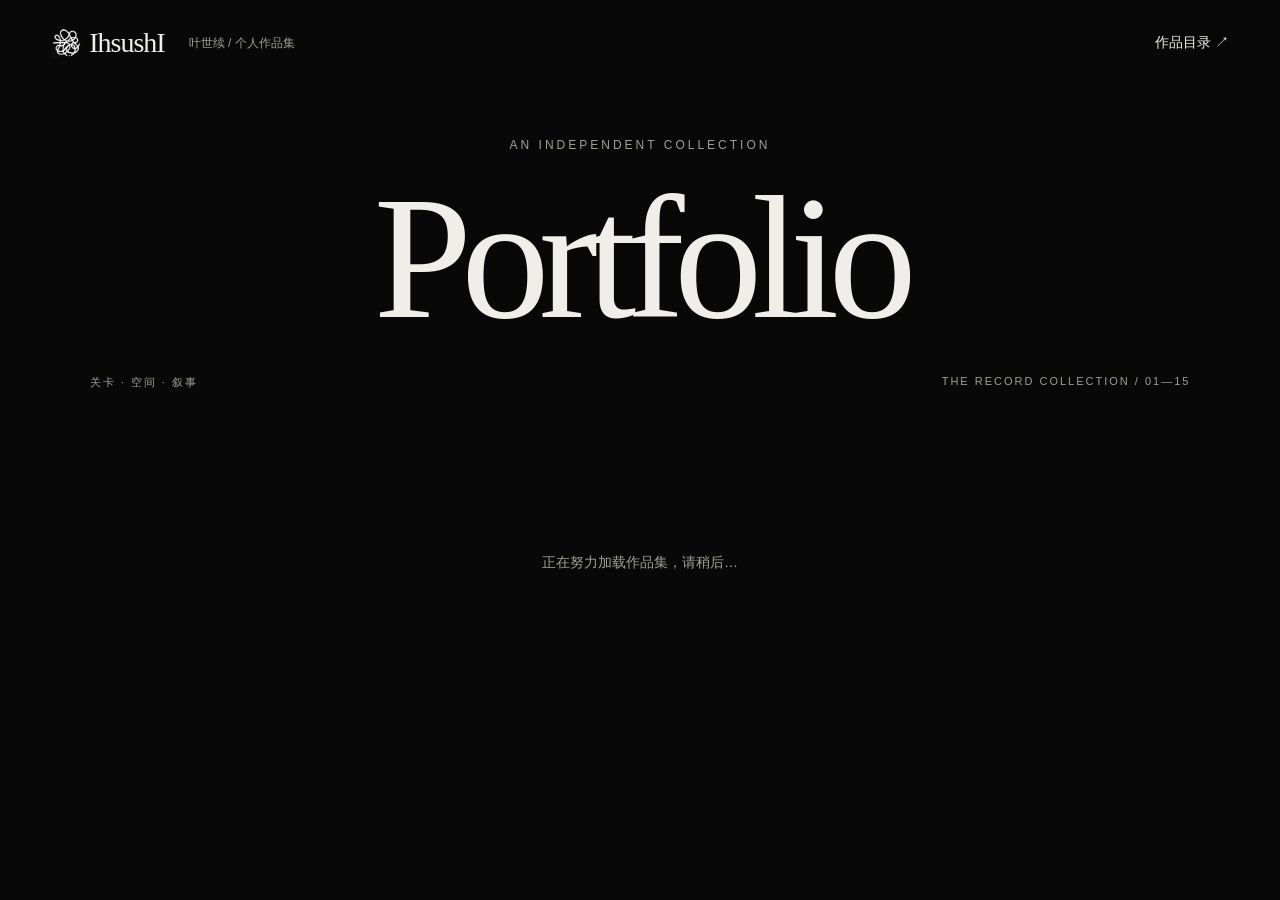
<file: index.html>
<!doctype html>
<html lang="zh-CN"><head><meta name="portfolio-build" content="20261010-game-spreads-preview-1"><meta charset="utf-8"><meta name="viewport" content="width=device-width, initial-scale=1"><meta name="theme-color" content="#080808"><title>IhsushI — Portfolio</title><meta name="description" content="IhsushI 的关卡设计与空间叙事作品。抽出唱片，探索每一段创作。"><link rel="icon" href="assets/favicon.svg?v=20261010-game-spreads-preview-1"><link rel="stylesheet" href="assets/albums.css?v=20261010-game-spreads-preview-1"><link rel="preload" as="image" href="assets/art/refraction.webp"><link rel="preload" as="image" href="assets/art/player.webp" crossorigin="anonymous"><link rel="modulepreload" href="vendor/three.module.min.js"><script type="importmap">{"imports":{"three":"./vendor/three.module.min.js"}}</script><script src="assets/content.js?v=20261010-game-spreads-preview-1"></script><script>{const covers=new Set();for(const project of window.PORTFOLIO?.projects||[]){const source=project.coverPreview||project.cover;if(!source||covers.has(source))continue;covers.add(source);const link=document.createElement('link');link.rel='preload';link.as='image';link.href=source;document.head.append(link);}}</script></head>
<body><main id="collection" data-state="browse">
<header class="masthead"><a class="brand" href="index.html?v=20261010-game-spreads-preview-1"><img class="brand-mark" src="assets/brand-mark.svg?v=20261010-game-spreads-preview-1" alt="">IhsushI</a><span class="edition">叶世续 / 个人作品集</span><a href="catalog.html?v=20261010-game-spreads-preview-1">作品目录 ↗</a></header>
<div class="category-bar" id="browse-footer"><nav class="category-nav" id="category-nav" aria-label="按作品分类浏览"></nav></div>
<div class="hero"><p>AN INDEPENDENT COLLECTION</p><h1>Portfolio</h1><div class="hero-meta"><span>关卡 · 空间 · 叙事</span><span id="collection-range">THE RECORD COLLECTION / 01—15</span></div></div>
<div class="stage" id="stage"><canvas id="albums" tabindex="0" aria-label="专辑陈列，方向键选择，回车展开，空格暂停或继续轮播"></canvas><div id="loading" role="status">正在努力加载作品集，请稍后…</div></div>
<div class="hover-label" id="hover-label" hidden></div>
<section class="album-preview" id="preview" aria-labelledby="preview-title" hidden><button id="close-case" class="close-case" aria-label="收回唱片并返回作品集">× <span>返回作品集</span></button><p class="eyebrow" id="preview-category"></p><h2 id="preview-title"></h2><p id="preview-chinese"></p><p id="preview-summary"></p><a id="enter-project" class="enter-project" href="catalog.html?v=20261010-game-spreads-preview-1">点击唱片，进入作品 <span>↗</span></a><span class="disc-hint">悬停专辑，抽出更多唱片</span><span class="work-note" id="preview-meta"></span></section>
<div class="fallback" id="fallback" hidden><h2>专辑尚未就绪</h2><p>可以先从目录查看作品和视频。</p><a href="catalog.html?v=20261010-game-spreads-preview-1">打开作品目录 ↗</a></div><p class="sr-only" id="status" aria-live="polite"></p>
<noscript><div class="fallback"><p>立体陈列需要 JavaScript。</p><a href="catalog.html?v=20261010-game-spreads-preview-1">查看作品目录 ↗</a></div></noscript>
<div id="player-caption" hidden><p>正在进入作品…</p><span id="player-title"></span></div><div id="transition-veil" aria-hidden="true"></div></main><script type="module" src="assets/albums.js?v=20261010-game-spreads-preview-1"></script><script>setTimeout(()=>{if(!document.body.dataset.ready){document.querySelector('#loading').hidden=true;document.querySelector('#fallback').hidden=false;}},15000);</script></body></html>
</file>
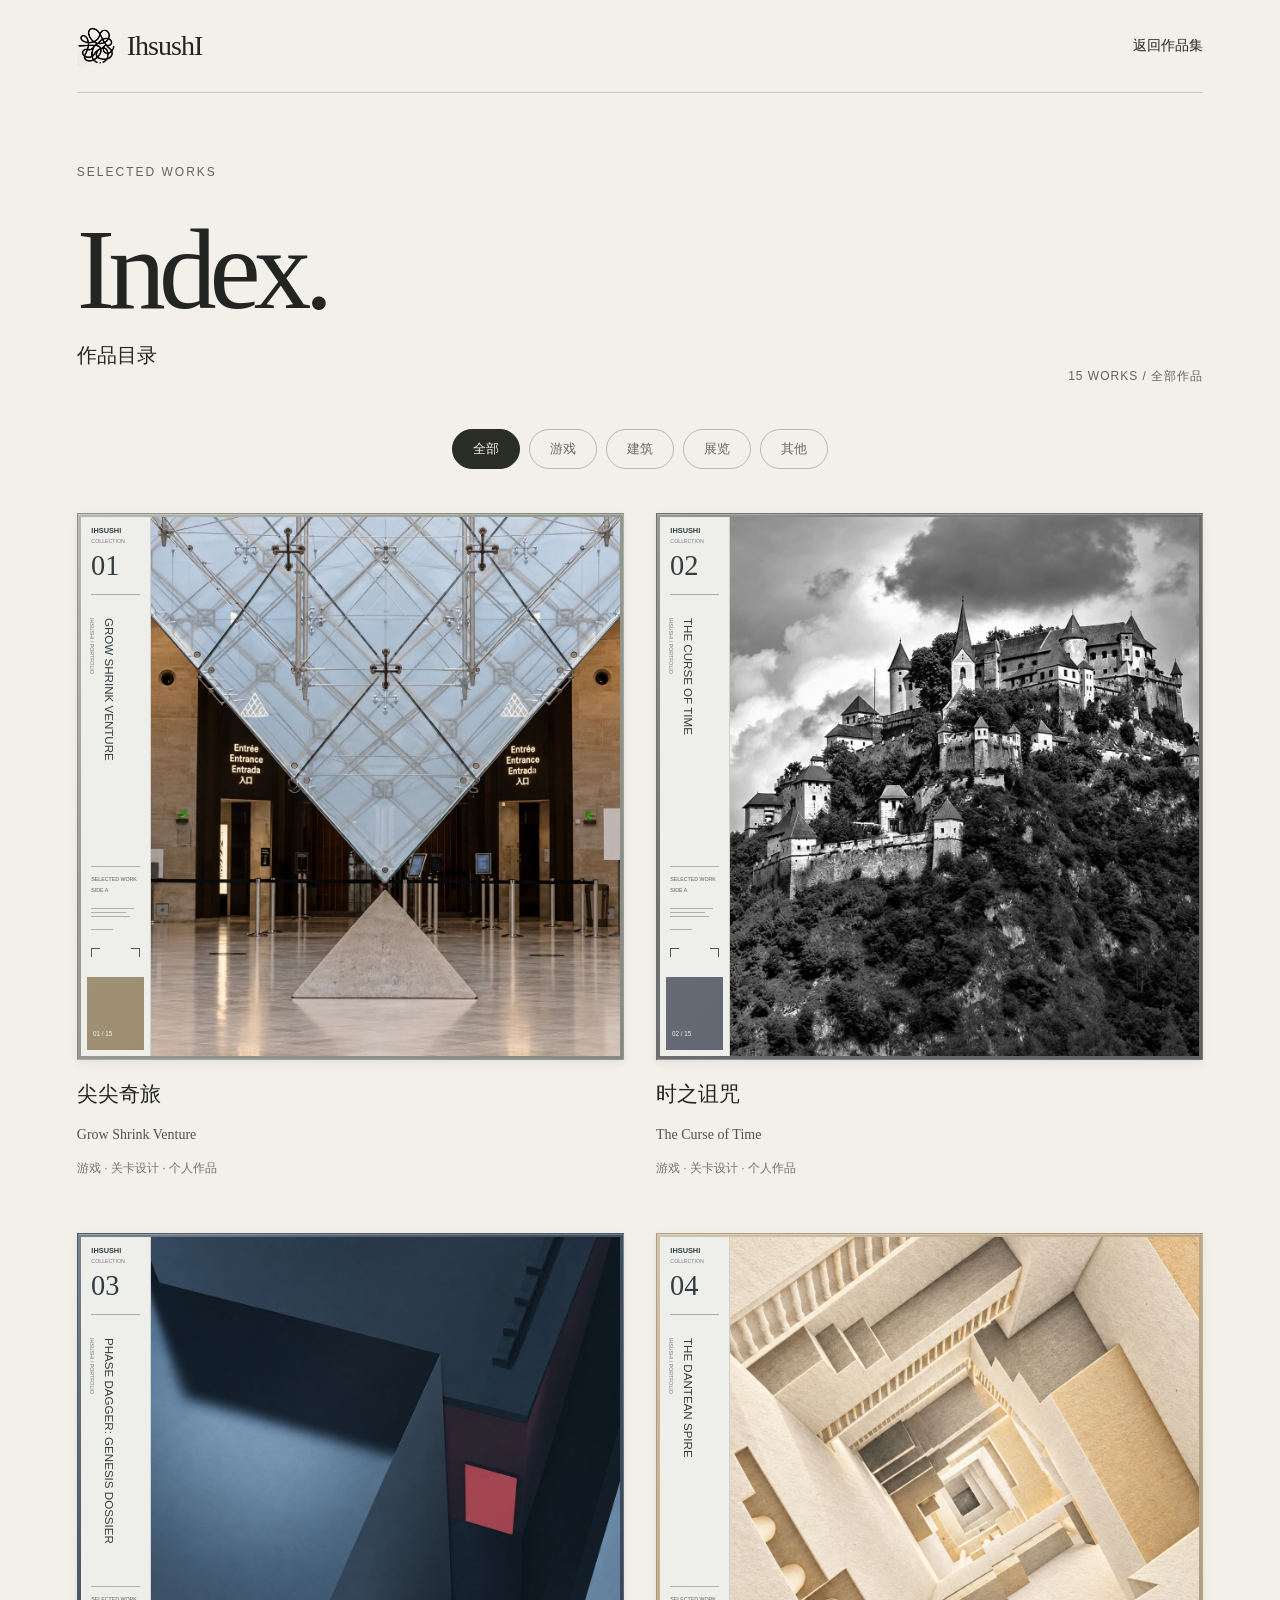
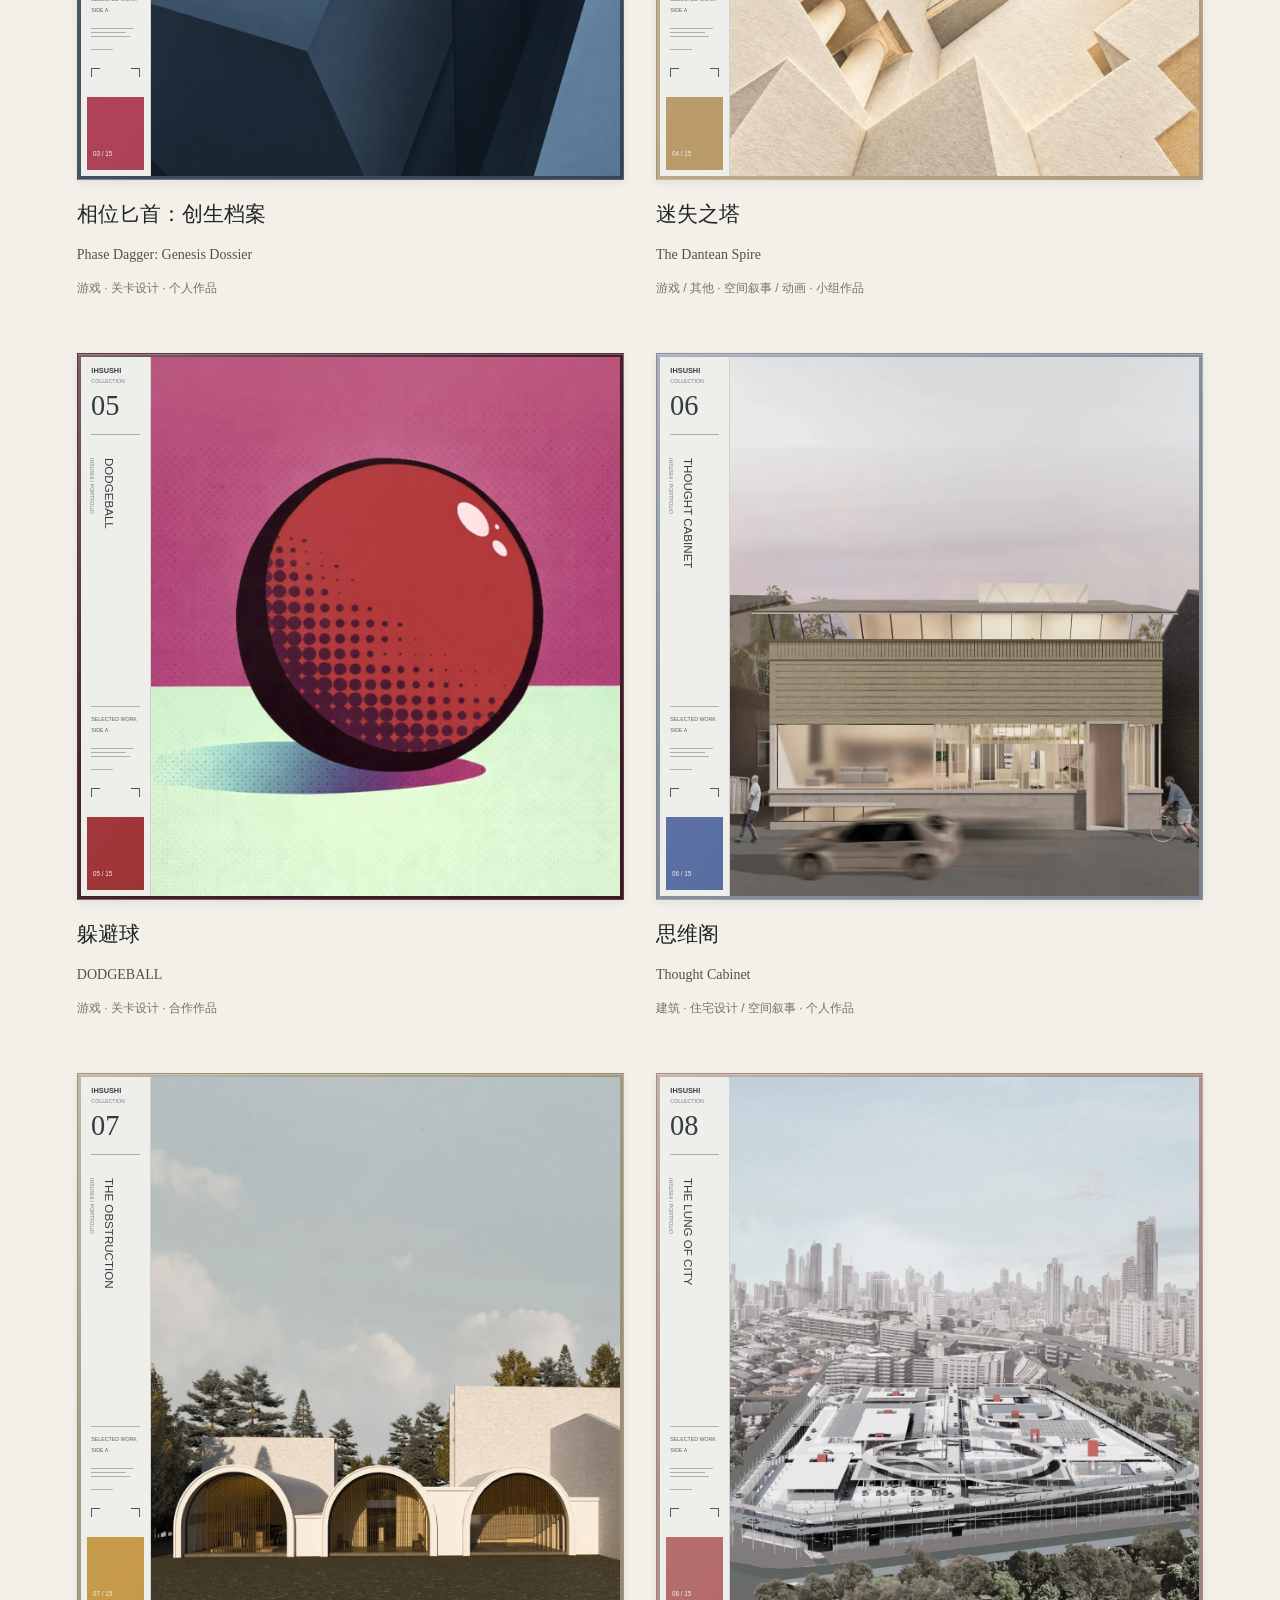
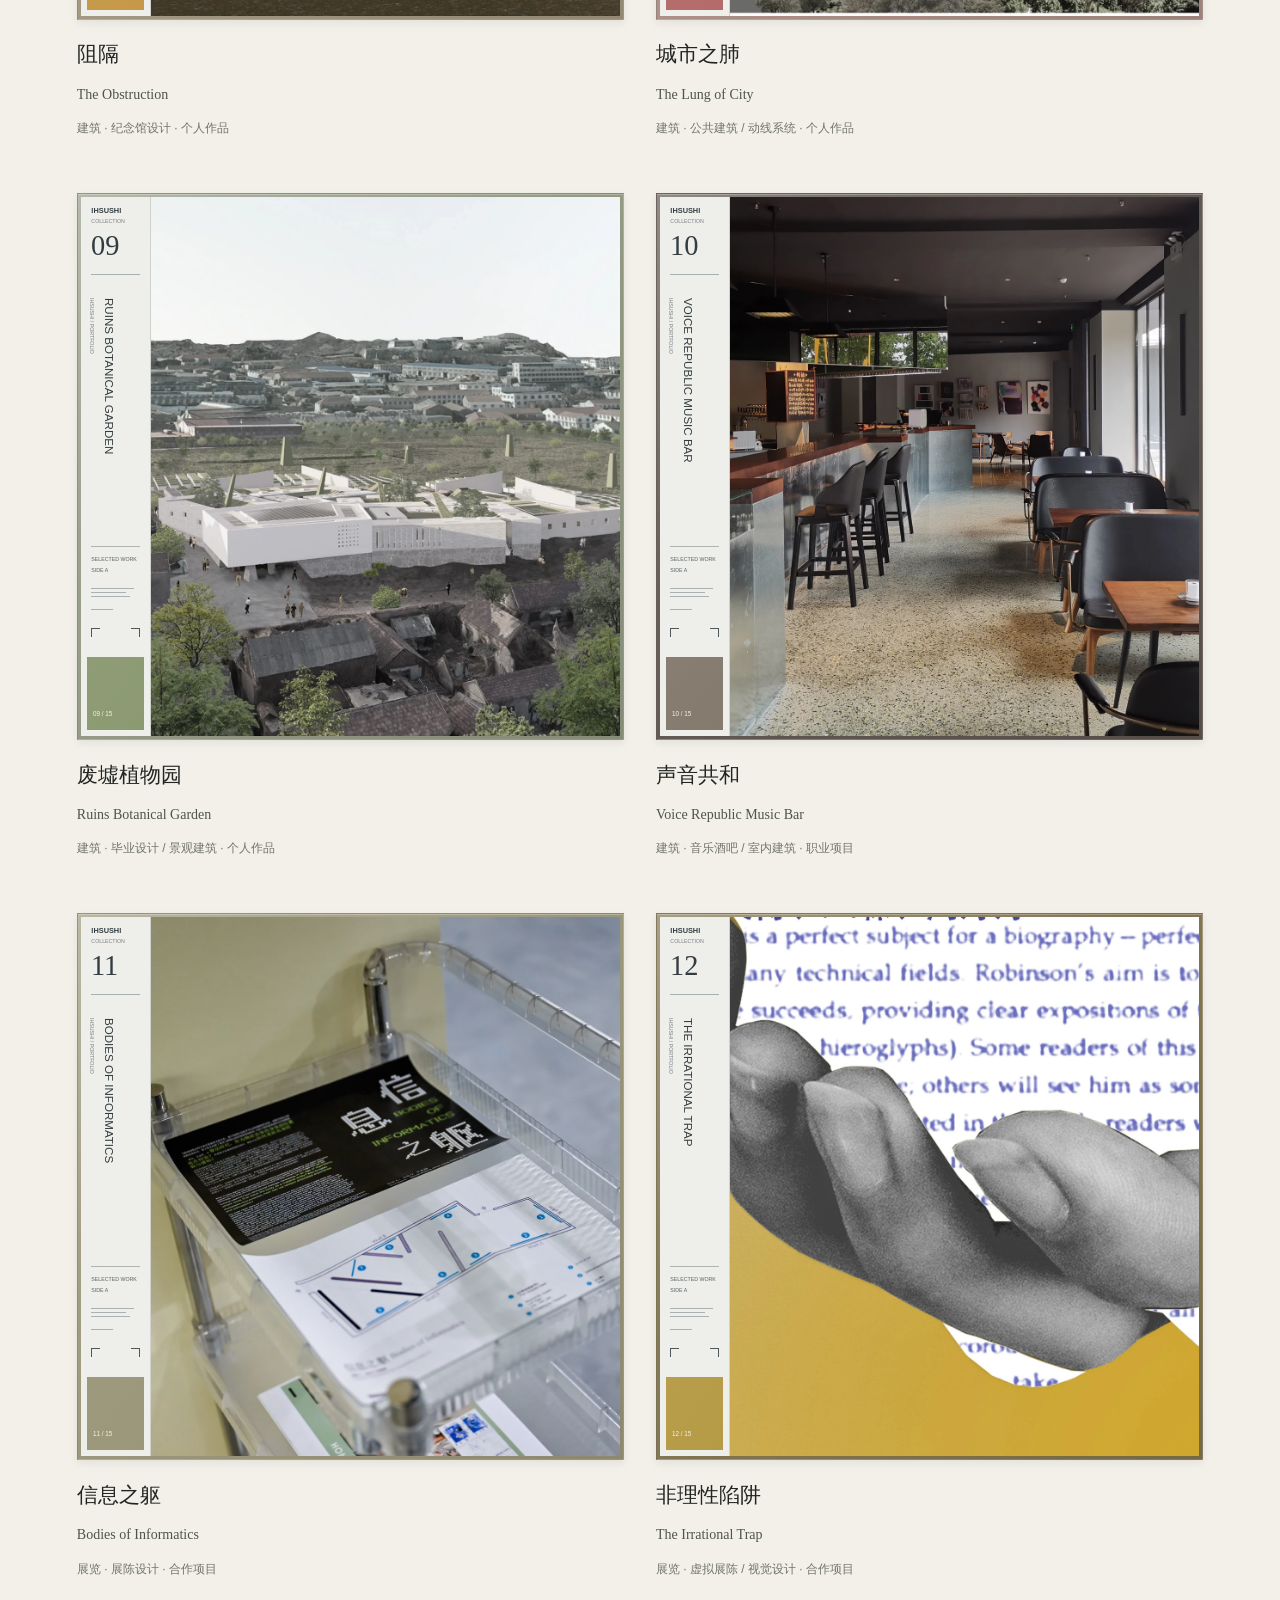
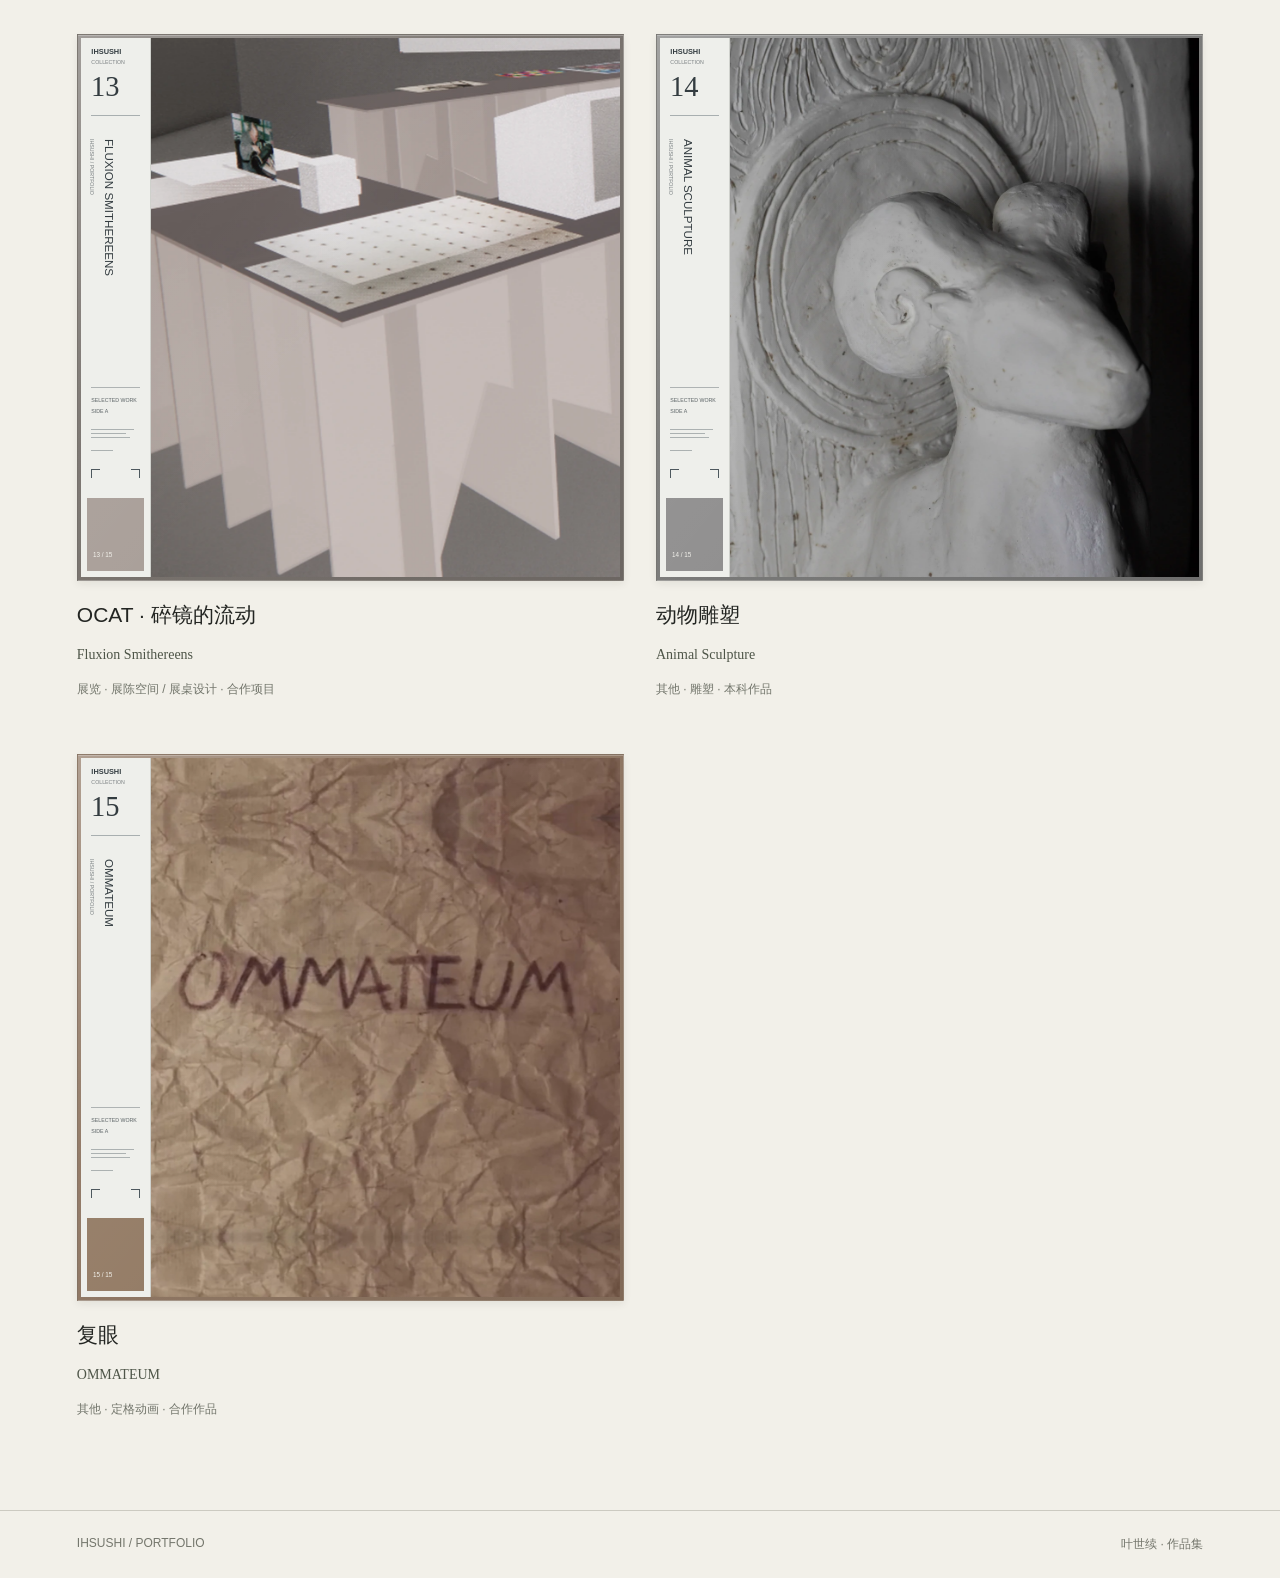
<file: catalog.html>
<!doctype html>
<html lang="zh-CN"><head>
  <meta name="portfolio-build" content="20261010-game-spreads-preview-1"><meta charset="utf-8"><meta name="viewport" content="width=device-width, initial-scale=1">
  <title>作品目录 — IhsushI</title><meta name="description" content="IhsushI 的个人作品目录：游戏、建筑、展览与其他创作。">
  <link rel="icon" href="assets/brand-mark.svg?v=20261010-game-spreads-preview-1"><link rel="stylesheet" href="assets/site.css?v=20261010-game-spreads-preview-1"><script defer src="assets/catalog.js?v=20261010-game-spreads-preview-1"></script>
</head><body class="page-body catalog-page">
  <header class="page-header"><a class="brand" data-collection-home href="index.html?v=20261010-game-spreads-preview-1"><img src="assets/brand-mark.svg?v=20261010-game-spreads-preview-1" alt="" width="40" height="40"><span>IhsushI</span></a><nav><a data-collection-home href="index.html?v=20261010-game-spreads-preview-1">返回作品集</a></nav></header>
  <main class="page-main">
    <div class="catalog-intro"><div><p class="eyeline">SELECTED WORKS</p><h1 class="page-title">Index.</h1><p class="subtitle">作品目录</p></div><p class="catalog-count" id="catalog-count" role="status" aria-live="polite">15 WORKS / 全部作品</p></div>
    <nav class="collection-categories catalog-categories" aria-label="作品分类"><a href="catalog.html?v=20261010-game-spreads-preview-1" data-category="" aria-current="page">全部</a><a href="catalog.html?category=game&amp;v=20261010-game-spreads-preview-1" data-category="game">游戏</a><a href="catalog.html?category=architecture&amp;v=20261010-game-spreads-preview-1" data-category="architecture">建筑</a><a href="catalog.html?category=exhibition&amp;v=20261010-game-spreads-preview-1" data-category="exhibition">展览</a><a href="catalog.html?category=other&amp;v=20261010-game-spreads-preview-1" data-category="other">其他</a></nav>
    <div class="catalog-grid" id="catalog-grid"><a class="catalog-card" data-categories="game" data-project-id="volume-06" href="project.html?id=volume-06&amp;v=20261010-game-spreads-preview-1">
  <div class="catalog-cover" style="--cover:#446457;--label-color:#9e8e70;--sleeve-color:#93988f"><div class="catalog-sleeve">
    <div class="catalog-label" aria-hidden="true"><span class="catalog-label-brand">IHSUSHI<small>COLLECTION</small></span><span class="catalog-label-number">01</span><span class="catalog-label-rule"></span><span class="catalog-label-title">Grow Shrink Venture</span><span class="catalog-label-edition">IHSUSHI / PORTFOLIO</span><span class="catalog-label-info">SELECTED WORK<br>SIDE A</span><span class="catalog-label-lines"></span><span class="catalog-label-marks"></span><span class="catalog-label-color"><small>01 / 15</small></span></div>
    <div class="catalog-art"><img src="assets/covers/grow-shrink-cover.webp" alt="尖尖奇旅封面" loading="eager" decoding="async" style="object-position:50% 50%;transform:scale(1);transform-origin:50% 50%;filter:saturate(1) brightness(1)"></div>
  </div></div>
  <h2>尖尖奇旅</h2><p class="catalog-english">Grow Shrink Venture</p><p>游戏 · 关卡设计 · 个人作品</p>
</a>
<a class="catalog-card" data-categories="game" data-project-id="volume-01" href="project.html?id=volume-01&amp;v=20261010-game-spreads-preview-1">
  <div class="catalog-cover" style="--cover:#243b50;--label-color:#616871;--sleeve-color:#686b6b"><div class="catalog-sleeve">
    <div class="catalog-label" aria-hidden="true"><span class="catalog-label-brand">IHSUSHI<small>COLLECTION</small></span><span class="catalog-label-number">02</span><span class="catalog-label-rule"></span><span class="catalog-label-title">The Curse of Time</span><span class="catalog-label-edition">IHSUSHI / PORTFOLIO</span><span class="catalog-label-info">SELECTED WORK<br>SIDE A</span><span class="catalog-label-lines"></span><span class="catalog-label-marks"></span><span class="catalog-label-color"><small>02 / 15</small></span></div>
    <div class="catalog-art"><img src="assets/covers/curse-of-time-cover.webp" alt="时之诅咒封面" loading="eager" decoding="async" style="object-position:50% 50%;transform:scale(1);transform-origin:50% 50%;filter:saturate(1) brightness(1)"></div>
  </div></div>
  <h2>时之诅咒</h2><p class="catalog-english">The Curse of Time</p><p>游戏 · 关卡设计 · 个人作品</p>
</a>
<a class="catalog-card" data-categories="game" data-project-id="volume-02" href="project.html?id=volume-02&amp;v=20261010-game-spreads-preview-1">
  <div class="catalog-cover" style="--cover:#28646b;--label-color:#ad4055;--sleeve-color:#3c4b5e"><div class="catalog-sleeve">
    <div class="catalog-label" aria-hidden="true"><span class="catalog-label-brand">IHSUSHI<small>COLLECTION</small></span><span class="catalog-label-number">03</span><span class="catalog-label-rule"></span><span class="catalog-label-title">Phase Dagger: Genesis Dossier</span><span class="catalog-label-edition">IHSUSHI / PORTFOLIO</span><span class="catalog-label-info">SELECTED WORK<br>SIDE A</span><span class="catalog-label-lines"></span><span class="catalog-label-marks"></span><span class="catalog-label-color"><small>03 / 15</small></span></div>
    <div class="catalog-art"><img src="assets/covers/phase-dagger-cover.webp" alt="相位匕首：创生档案封面" loading="eager" decoding="async" style="object-position:50% 50%;transform:scale(1);transform-origin:50% 50%;filter:saturate(1) brightness(1)"></div>
  </div></div>
  <h2>相位匕首：创生档案</h2><p class="catalog-english">Phase Dagger: Genesis Dossier</p><p>游戏 · 关卡设计 · 个人作品</p>
</a>
<a class="catalog-card" data-categories="game other" data-project-id="volume-03" href="project.html?id=volume-03&amp;v=20261010-game-spreads-preview-1">
  <div class="catalog-cover" style="--cover:#a47d37;--label-color:#b99a69;--sleeve-color:#bda984"><div class="catalog-sleeve">
    <div class="catalog-label" aria-hidden="true"><span class="catalog-label-brand">IHSUSHI<small>COLLECTION</small></span><span class="catalog-label-number">04</span><span class="catalog-label-rule"></span><span class="catalog-label-title">The Dantean Spire</span><span class="catalog-label-edition">IHSUSHI / PORTFOLIO</span><span class="catalog-label-info">SELECTED WORK<br>SIDE A</span><span class="catalog-label-lines"></span><span class="catalog-label-marks"></span><span class="catalog-label-color"><small>04 / 15</small></span></div>
    <div class="catalog-art"><img src="assets/covers/dantean-spire-cover.webp" alt="迷失之塔封面" loading="lazy" decoding="async" style="object-position:50% 50%;transform:scale(1);transform-origin:50% 50%;filter:saturate(1) brightness(1)"></div>
  </div></div>
  <h2>迷失之塔</h2><p class="catalog-english">The Dantean Spire</p><p>游戏 / 其他 · 空间叙事 / 动画 · 小组作品</p>
</a>
<a class="catalog-card" data-categories="game" data-project-id="dodgeball" href="project.html?id=dodgeball&amp;v=20261010-game-spreads-preview-1">
  <div class="catalog-cover" style="--cover:#9f3336;--label-color:#9f3336;--sleeve-color:#431827"><div class="catalog-sleeve">
    <div class="catalog-label" aria-hidden="true"><span class="catalog-label-brand">IHSUSHI<small>COLLECTION</small></span><span class="catalog-label-number">05</span><span class="catalog-label-rule"></span><span class="catalog-label-title">DODGEBALL</span><span class="catalog-label-edition">IHSUSHI / PORTFOLIO</span><span class="catalog-label-info">SELECTED WORK<br>SIDE A</span><span class="catalog-label-lines"></span><span class="catalog-label-marks"></span><span class="catalog-label-color"><small>05 / 15</small></span></div>
    <div class="catalog-art"><img src="assets/covers/dodgeball-cover.webp" alt="躲避球封面" loading="lazy" decoding="async" style="object-position:50% 50%;transform:scale(1);transform-origin:50% 50%;filter:saturate(0.5) brightness(1.12)"></div>
  </div></div>
  <h2>躲避球</h2><p class="catalog-english">DODGEBALL</p><p>游戏 · 关卡设计 · 合作作品</p>
</a>
<a class="catalog-card" data-categories="architecture" data-project-id="thought-cabinet" href="project.html?id=thought-cabinet&amp;v=20261010-game-spreads-preview-1">
  <div class="catalog-cover" style="--cover:#455975;--label-color:#586da1;--sleeve-color:#858e9e"><div class="catalog-sleeve">
    <div class="catalog-label" aria-hidden="true"><span class="catalog-label-brand">IHSUSHI<small>COLLECTION</small></span><span class="catalog-label-number">06</span><span class="catalog-label-rule"></span><span class="catalog-label-title">Thought Cabinet</span><span class="catalog-label-edition">IHSUSHI / PORTFOLIO</span><span class="catalog-label-info">SELECTED WORK<br>SIDE A</span><span class="catalog-label-lines"></span><span class="catalog-label-marks"></span><span class="catalog-label-color"><small>06 / 15</small></span></div>
    <div class="catalog-art"><img src="assets/covers/thought-cabinet-cover.webp" alt="思维阁封面" loading="lazy" decoding="async" style="object-position:50% 50%;transform:scale(1);transform-origin:50% 50%;filter:saturate(1) brightness(1)"></div>
  </div></div>
  <h2>思维阁</h2><p class="catalog-english">Thought Cabinet</p><p>建筑 · 住宅设计 / 空间叙事 · 个人作品</p>
</a>
<a class="catalog-card" data-categories="architecture" data-project-id="obstruction" href="project.html?id=obstruction&amp;v=20261010-game-spreads-preview-1">
  <div class="catalog-cover" style="--cover:#807157;--label-color:#c59948;--sleeve-color:#a39880"><div class="catalog-sleeve">
    <div class="catalog-label" aria-hidden="true"><span class="catalog-label-brand">IHSUSHI<small>COLLECTION</small></span><span class="catalog-label-number">07</span><span class="catalog-label-rule"></span><span class="catalog-label-title">The Obstruction</span><span class="catalog-label-edition">IHSUSHI / PORTFOLIO</span><span class="catalog-label-info">SELECTED WORK<br>SIDE A</span><span class="catalog-label-lines"></span><span class="catalog-label-marks"></span><span class="catalog-label-color"><small>07 / 15</small></span></div>
    <div class="catalog-art"><img src="assets/covers/obstruction-cover.webp" alt="阻隔封面" loading="lazy" decoding="async" style="object-position:50% 50%;transform:scale(1);transform-origin:50% 50%;filter:saturate(1) brightness(1)"></div>
  </div></div>
  <h2>阻隔</h2><p class="catalog-english">The Obstruction</p><p>建筑 · 纪念馆设计 · 个人作品</p>
</a>
<a class="catalog-card" data-categories="architecture" data-project-id="city-lung" href="project.html?id=city-lung&amp;v=20261010-game-spreads-preview-1">
  <div class="catalog-cover" style="--cover:#865f5d;--label-color:#b46b69;--sleeve-color:#ac8f87"><div class="catalog-sleeve">
    <div class="catalog-label" aria-hidden="true"><span class="catalog-label-brand">IHSUSHI<small>COLLECTION</small></span><span class="catalog-label-number">08</span><span class="catalog-label-rule"></span><span class="catalog-label-title">The Lung of City</span><span class="catalog-label-edition">IHSUSHI / PORTFOLIO</span><span class="catalog-label-info">SELECTED WORK<br>SIDE A</span><span class="catalog-label-lines"></span><span class="catalog-label-marks"></span><span class="catalog-label-color"><small>08 / 15</small></span></div>
    <div class="catalog-art"><img src="assets/covers/city-lung-cover.webp" alt="城市之肺封面" loading="lazy" decoding="async" style="object-position:50% 50%;transform:scale(1);transform-origin:50% 50%;filter:saturate(1) brightness(1)"></div>
  </div></div>
  <h2>城市之肺</h2><p class="catalog-english">The Lung of City</p><p>建筑 · 公共建筑 / 动线系统 · 个人作品</p>
</a>
<a class="catalog-card" data-categories="architecture" data-project-id="ruins-garden" href="project.html?id=ruins-garden&amp;v=20261010-game-spreads-preview-1">
  <div class="catalog-cover" style="--cover:#67745c;--label-color:#8c9a72;--sleeve-color:#939a83"><div class="catalog-sleeve">
    <div class="catalog-label" aria-hidden="true"><span class="catalog-label-brand">IHSUSHI<small>COLLECTION</small></span><span class="catalog-label-number">09</span><span class="catalog-label-rule"></span><span class="catalog-label-title">Ruins Botanical Garden</span><span class="catalog-label-edition">IHSUSHI / PORTFOLIO</span><span class="catalog-label-info">SELECTED WORK<br>SIDE A</span><span class="catalog-label-lines"></span><span class="catalog-label-marks"></span><span class="catalog-label-color"><small>09 / 15</small></span></div>
    <div class="catalog-art"><img src="assets/covers/ruins-garden-cover.webp" alt="废墟植物园封面" loading="lazy" decoding="async" style="object-position:50% 50%;transform:scale(1);transform-origin:50% 50%;filter:saturate(1) brightness(1)"></div>
  </div></div>
  <h2>废墟植物园</h2><p class="catalog-english">Ruins Botanical Garden</p><p>建筑 · 毕业设计 / 景观建筑 · 个人作品</p>
</a>
<a class="catalog-card" data-categories="architecture" data-project-id="voice-republic" href="project.html?id=voice-republic&amp;v=20261010-game-spreads-preview-1">
  <div class="catalog-cover" style="--cover:#473833;--label-color:#857a6e;--sleeve-color:#5e554e"><div class="catalog-sleeve">
    <div class="catalog-label" aria-hidden="true"><span class="catalog-label-brand">IHSUSHI<small>COLLECTION</small></span><span class="catalog-label-number">10</span><span class="catalog-label-rule"></span><span class="catalog-label-title">Voice Republic Music Bar</span><span class="catalog-label-edition">IHSUSHI / PORTFOLIO</span><span class="catalog-label-info">SELECTED WORK<br>SIDE A</span><span class="catalog-label-lines"></span><span class="catalog-label-marks"></span><span class="catalog-label-color"><small>10 / 15</small></span></div>
    <div class="catalog-art"><img src="assets/covers/voice-republic-cover.webp" alt="声音共和封面" loading="lazy" decoding="async" style="object-position:50% 50%;transform:scale(1);transform-origin:50% 50%;filter:saturate(1) brightness(1)"></div>
  </div></div>
  <h2>声音共和</h2><p class="catalog-english">Voice Republic Music Bar</p><p>建筑 · 音乐酒吧 / 室内建筑 · 职业项目</p>
</a>
<a class="catalog-card" data-categories="exhibition" data-project-id="bodies-of-informatics" href="project.html?id=bodies-of-informatics&amp;v=20261010-game-spreads-preview-1">
  <div class="catalog-cover" style="--cover:#7b7b72;--label-color:#9b977a;--sleeve-color:#9b977a"><div class="catalog-sleeve">
    <div class="catalog-label" aria-hidden="true"><span class="catalog-label-brand">IHSUSHI<small>COLLECTION</small></span><span class="catalog-label-number">11</span><span class="catalog-label-rule"></span><span class="catalog-label-title">Bodies of Informatics</span><span class="catalog-label-edition">IHSUSHI / PORTFOLIO</span><span class="catalog-label-info">SELECTED WORK<br>SIDE A</span><span class="catalog-label-lines"></span><span class="catalog-label-marks"></span><span class="catalog-label-color"><small>11 / 15</small></span></div>
    <div class="catalog-art"><img src="assets/covers/bodies-of-informatics-cover.webp" alt="信息之躯封面" loading="lazy" decoding="async" style="object-position:50% 50%;transform:scale(1);transform-origin:50% 50%;filter:saturate(1) brightness(1)"></div>
  </div></div>
  <h2>信息之躯</h2><p class="catalog-english">Bodies of Informatics</p><p>展览 · 展陈设计 · 合作项目</p>
</a>
<a class="catalog-card" data-categories="exhibition" data-project-id="irrational-trap" href="project.html?id=irrational-trap&amp;v=20261010-game-spreads-preview-1">
  <div class="catalog-cover" style="--cover:#75683e;--label-color:#b69b46;--sleeve-color:#80734e"><div class="catalog-sleeve">
    <div class="catalog-label" aria-hidden="true"><span class="catalog-label-brand">IHSUSHI<small>COLLECTION</small></span><span class="catalog-label-number">12</span><span class="catalog-label-rule"></span><span class="catalog-label-title">The Irrational Trap</span><span class="catalog-label-edition">IHSUSHI / PORTFOLIO</span><span class="catalog-label-info">SELECTED WORK<br>SIDE A</span><span class="catalog-label-lines"></span><span class="catalog-label-marks"></span><span class="catalog-label-color"><small>12 / 15</small></span></div>
    <div class="catalog-art"><img src="assets/covers/irrational-trap-cover.webp" alt="非理性陷阱封面" loading="lazy" decoding="async" style="object-position:50% 50%;transform:scale(1);transform-origin:50% 50%;filter:saturate(1) brightness(1)"></div>
  </div></div>
  <h2>非理性陷阱</h2><p class="catalog-english">The Irrational Trap</p><p>展览 · 虚拟展陈 / 视觉设计 · 合作项目</p>
</a>
<a class="catalog-card" data-categories="exhibition" data-project-id="ocat-exhibition" href="project.html?id=ocat-exhibition&amp;v=20261010-game-spreads-preview-1">
  <div class="catalog-cover" style="--cover:#5d5753;--label-color:#aaa09a;--sleeve-color:#77716c"><div class="catalog-sleeve">
    <div class="catalog-label" aria-hidden="true"><span class="catalog-label-brand">IHSUSHI<small>COLLECTION</small></span><span class="catalog-label-number">13</span><span class="catalog-label-rule"></span><span class="catalog-label-title">Fluxion Smithereens</span><span class="catalog-label-edition">IHSUSHI / PORTFOLIO</span><span class="catalog-label-info">SELECTED WORK<br>SIDE A</span><span class="catalog-label-lines"></span><span class="catalog-label-marks"></span><span class="catalog-label-color"><small>13 / 15</small></span></div>
    <div class="catalog-art"><img src="assets/covers/ocat-exhibition-cover.webp" alt="OCAT · 碎镜的流动封面" loading="lazy" decoding="async" style="object-position:50% 50%;transform:scale(1);transform-origin:50% 50%;filter:saturate(1) brightness(1)"></div>
  </div></div>
  <h2>OCAT · 碎镜的流动</h2><p class="catalog-english">Fluxion Smithereens</p><p>展览 · 展陈空间 / 展桌设计 · 合作项目</p>
</a>
<a class="catalog-card" data-categories="other" data-project-id="animal-sculpture" href="project.html?id=animal-sculpture&amp;v=20261010-game-spreads-preview-1">
  <div class="catalog-cover" style="--cover:#656464;--label-color:#919090;--sleeve-color:#797978"><div class="catalog-sleeve">
    <div class="catalog-label" aria-hidden="true"><span class="catalog-label-brand">IHSUSHI<small>COLLECTION</small></span><span class="catalog-label-number">14</span><span class="catalog-label-rule"></span><span class="catalog-label-title">Animal Sculpture</span><span class="catalog-label-edition">IHSUSHI / PORTFOLIO</span><span class="catalog-label-info">SELECTED WORK<br>SIDE A</span><span class="catalog-label-lines"></span><span class="catalog-label-marks"></span><span class="catalog-label-color"><small>14 / 15</small></span></div>
    <div class="catalog-art"><img src="assets/covers/animal-sculpture-cover.webp" alt="动物雕塑封面" loading="lazy" decoding="async" style="object-position:50% 50%;transform:scale(1);transform-origin:50% 50%;filter:saturate(1) brightness(1)"></div>
  </div></div>
  <h2>动物雕塑</h2><p class="catalog-english">Animal Sculpture</p><p>其他 · 雕塑 · 本科作品</p>
</a>
<a class="catalog-card" data-categories="other" data-project-id="ommateum" href="project.html?id=ommateum&amp;v=20261010-game-spreads-preview-1">
  <div class="catalog-cover" style="--cover:#694d43;--label-color:#957d67;--sleeve-color:#8e7561"><div class="catalog-sleeve">
    <div class="catalog-label" aria-hidden="true"><span class="catalog-label-brand">IHSUSHI<small>COLLECTION</small></span><span class="catalog-label-number">15</span><span class="catalog-label-rule"></span><span class="catalog-label-title">OMMATEUM</span><span class="catalog-label-edition">IHSUSHI / PORTFOLIO</span><span class="catalog-label-info">SELECTED WORK<br>SIDE A</span><span class="catalog-label-lines"></span><span class="catalog-label-marks"></span><span class="catalog-label-color"><small>15 / 15</small></span></div>
    <div class="catalog-art"><img src="assets/covers/ommateum-cover.webp" alt="复眼封面" loading="lazy" decoding="async" style="object-position:50% 50%;transform:scale(1);transform-origin:50% 50%;filter:saturate(1) brightness(1)"></div>
  </div></div>
  <h2>复眼</h2><p class="catalog-english">OMMATEUM</p><p>其他 · 定格动画 · 合作作品</p>
</a></div>
    <section class="catalog-empty" id="catalog-empty" hidden aria-labelledby="catalog-empty-title"><p class="eyeline">TO BE CONTINUED</p><h2 id="catalog-empty-title">作品整理中</h2><p>新的作品正在整理，稍后会在这里与你见面。</p><a id="catalog-empty-home" href="index.html?v=20261010-game-spreads-preview-1">返回作品集，查看待更新专辑 ↗</a></section>
  </main>
  <footer class="page-footer"><span>IHSUSHI / PORTFOLIO</span><span>叶世续 · 作品集</span></footer>
</body></html>
</file>
<file: assets/albums.css>
:root{color-scheme:dark;--bg:#080808;--ink:#efeee8;--muted:#a09f96;--rule:#ffffff29;--accent:#d6c19d}
*{box-sizing:border-box}
html,body{margin:0;width:100%;height:100%;background:var(--bg);color:var(--ink);font-family:Arial,"Microsoft YaHei",sans-serif}
body{overflow:hidden}a{color:inherit;text-decoration:none}button{font:inherit;color:inherit;cursor:pointer}
a,button{-webkit-tap-highlight-color:transparent}
button:focus-visible,a:focus-visible,canvas:focus-visible{outline:2px solid var(--accent);outline-offset:5px}
[hidden]{display:none!important}
#collection{height:100svh;position:relative;isolation:isolate;background:var(--bg);transition:background 1.2s cubic-bezier(.2,.7,.2,1)}
.masthead{position:absolute;z-index:10;top:28px;left:4%;right:4%;display:flex;align-items:center;gap:24px;font-size:14px}
.masthead>a:last-child{margin-left:auto}
.masthead .brand{display:inline-flex;align-items:center;font:28px/1 Georgia,serif;letter-spacing:-1px;gap:8px;white-space:nowrap}
.masthead .brand-mark{display:block;width:30px;height:30px;flex:0 0 30px;object-fit:contain}
.edition{color:var(--muted);font-size:12px}
.hero{position:absolute;top:14%;left:7%;right:7%;z-index:2;pointer-events:none;transition:opacity .65s,transform .8s}
.hero>p{text-align:center;color:var(--muted);font-size:12px;letter-spacing:3px}
.hero h1{margin:8px 0 16px;text-align:center;font:clamp(72px,13.8vw,198px)/1.06 "Iowan Old Style",Baskerville,"Times New Roman",serif;letter-spacing:-.06em;white-space:nowrap}
.hero-meta{display:flex;justify-content:space-between;color:var(--muted);font-size:11px;letter-spacing:2px;padding-top:8px}
.stage{position:absolute;inset:36% 0 66px;z-index:3;touch-action:pan-y}
canvas{width:100%;height:100%;display:block;touch-action:none;outline:none}
.category-bar{position:absolute;z-index:11;top:24px;left:50%;transform:translateX(-50%);transition:opacity .4s,translate .6s}
.category-nav{display:flex;justify-content:center;gap:30px;padding:0;background:transparent}
.category-nav button{position:relative;min-width:38px;min-height:34px;padding:8px 2px;border:0;border-radius:0;background:transparent;color:#a8a79f;font-size:13px;line-height:1.2;transition:color .25s;white-space:nowrap}
.category-nav button::after{content:"";position:absolute;left:2px;right:2px;bottom:2px;height:1px;background:#fff;transform:scaleX(0);transform-origin:center;transition:transform .25s}
.category-nav button:hover,.category-nav button:focus-visible,.category-nav button[aria-pressed=true]{color:#fff}
.category-nav button:hover::after,.category-nav button:focus-visible::after,.category-nav button[aria-pressed=true]::after{transform:scaleX(1)}
.category-nav button:focus-visible{outline:none}
.hover-label{position:fixed;z-index:12;background:#edeae0;color:#242623;padding:12px 17px;pointer-events:none;font-size:13px;line-height:1.5;box-shadow:0 6px 30px #0003}
.album-preview{position:absolute;z-index:7;right:7%;top:36%;width:25%;opacity:0;transform:translateY(15px);transition:opacity .55s,transform .65s}
.album-preview .eyebrow{font-size:12px;letter-spacing:2px;color:var(--muted);margin:30px 0 15px}
.album-preview h2{font:clamp(28px,3.2vw,48px)/1.22 Arial,"Microsoft YaHei",sans-serif;letter-spacing:-.025em;margin:0;overflow-wrap:anywhere}
.album-preview #preview-chinese{font:17px/1.5 Georgia,serif;color:#c7c8c0;margin:12px 0 20px}
.album-preview #preview-summary{color:#d0cfc7;font-size:16px;line-height:1.8;max-width:330px}
.close-case{border:0;background:transparent;font-size:25px;padding:0;display:flex;align-items:center;gap:10px}
.close-case span{font-size:14px}
.enter-project{display:flex;justify-content:space-between;border-bottom:1px solid #ffffff65;padding:17px 0;font-size:15px;line-height:1.6;margin-top:22px}
.enter-project:hover{color:var(--accent)}
.disc-hint{display:block;font-size:12px;color:var(--muted);margin-top:13px;line-height:1.5}
.work-note{display:block;font-size:12px;color:var(--muted);margin-top:22px}
#collection:not([data-state=browse]) .hero{opacity:0;transform:translateY(-20px)}
#collection:not([data-state=browse]) .category-bar{opacity:0;translate:0 -8px;pointer-events:none}
#collection:not([data-state=browse]) .stage{top:36%;bottom:66px}
#collection[data-state=open] .album-preview{opacity:1;transform:none}
#collection[data-state=playing] .stage{top:13%;bottom:15%}
#collection[data-state=playing] .album-preview{opacity:0;pointer-events:none}
#collection[data-state=playing] .masthead{pointer-events:none;opacity:.7}
#player-caption{position:absolute;z-index:8;top:82%;left:0;right:0;text-align:center;pointer-events:none}
#player-caption p{font-size:16px;letter-spacing:4px;margin:0 0 14px}
#player-caption span{font:14px Georgia,serif;letter-spacing:3px;color:var(--muted)}
#transition-veil{position:fixed;inset:0;z-index:50;background:var(--bg);opacity:0;pointer-events:none}
.fallback{position:absolute;z-index:30;inset:36% 10% 20%;background:#171717;padding:35px}
.fallback a{display:inline-block;padding:20px 0;text-decoration:underline}
.sr-only{position:absolute;width:1px;height:1px;overflow:hidden;clip-path:inset(50%)}
#loading{position:absolute;inset:45% 0 auto;text-align:center;font-size:14px;color:var(--muted)}
@media(max-width:1100px){.edition{display:none}}
@media(max-width:800px){
 .masthead .brand{font-size:26px;gap:7px}.masthead .brand-mark{width:28px;height:28px;flex-basis:28px}.edition{display:none}
 .hero{top:17%;left:6%;right:6%}.hero h1{font-size:18vw}.hero-meta{font-size:11px;letter-spacing:0}.hero-meta>span:last-child{font-size:9px}
 .stage{inset:33% 0 90px}.category-bar{top:68px}.category-nav{gap:27px}.category-nav button{min-height:40px;font-size:13px}
 .album-preview{top:auto;bottom:5%;left:7%;right:7%;width:auto;display:grid;grid-template-columns:1fr auto;column-gap:20px}
 .album-preview .close-case{position:absolute;top:-40px;right:0}.album-preview .eyebrow{margin:0 0 8px;grid-column:1/-1;font-size:11px}
 .album-preview h2{font-size:29px;grid-column:1/-1}.album-preview #preview-chinese{font-size:14px;margin:7px 0 10px;grid-column:1}
 .album-preview #preview-summary{grid-column:1/-1;font-size:14px;margin:5px 0;max-width:none}
 .album-preview .enter-project{grid-column:1/-1;grid-row:auto;margin-top:8px;padding:10px 0;font-size:14px}
 .album-preview .disc-hint{grid-column:1/-1;margin-top:4px;font-size:11px}.work-note{display:none}
 #collection:not([data-state=browse]) .stage{top:16%;bottom:37%}
 #collection[data-state=playing] .stage{top:12%;bottom:19%}#player-caption{top:81%}
}
@media(max-width:480px){
 .masthead{top:20px}.hero>p{font-size:11px;letter-spacing:2px}.category-nav button{min-height:40px}
 .album-preview #preview-summary{font-size:13px;line-height:1.7}.album-preview h2{font-size:27px}
}
@media(max-height:600px) and (min-width:801px){
 .hero{top:13%}.hero h1{font-size:16vh}.stage{top:33%;bottom:60px}
 .album-preview{top:20%}.album-preview #preview-summary{font-size:14px}
}
@media(prefers-reduced-motion:reduce){*,*::before,*::after{transition:none!important;animation:none!important}}
@media(max-height:500px) and (orientation:landscape){
 .masthead{top:14px}.masthead .brand{font-size:23px}.masthead .brand-mark{width:25px;height:25px;flex-basis:25px}
 .hero{top:15%}.hero>p,.hero-meta{display:none}.hero h1{font-size:19vh;margin:0}
 .stage{top:31%;bottom:56px}.category-bar{top:14px}.category-nav{gap:22px}.category-nav button{min-height:30px}
 #collection:not([data-state=browse]) .stage{top:16%;bottom:12%}
 .album-preview{top:23%;bottom:auto;left:auto;right:6%;width:28%;display:block}.album-preview .close-case{position:static;margin-bottom:16px}
 .album-preview .eyebrow{font-size:10px;margin:0 0 7px}.album-preview h2{font-size:24px}.album-preview #preview-chinese{font-size:12px;margin:8px 0}
 .album-preview #preview-summary,.album-preview .disc-hint,.work-note{display:none}.album-preview .enter-project{font-size:12px;padding:8px 0;margin-top:10px}
}
</file>
<file: assets/site.css>
:root{--paper:#080808;--ink:#f2f0e9;--ink-soft:#aaa8a2;--rule:#333;--accent:#d9b780;font-family:Arial,"Microsoft YaHei",sans-serif}a{color:inherit;text-decoration:none}a:hover{color:#d9b780}button,a{-webkit-tap-highlight-color:transparent}a:focus-visible,button:focus-visible{outline:2px solid #d9b780;outline-offset:6px}body{font-family:Arial,"Microsoft YaHei",sans-serif}.experience{background:#080808!important}.editorial-header{top:28px;left:4%;right:4%;display:flex;align-items:center;justify-content:space-between;pointer-events:auto}.editorial-identity{display:flex;align-items:center;gap:22px}.editorial-identity>span{font-size:12px;color:#92928d}.brand{font:28px Georgia,serif;letter-spacing:-1px}.brand-dot{color:#d9b780}.editorial-index{font:14px Arial,sans-serif;gap:22px}.editorial-index #palette-label{font-size:12px;color:#8f8f88}.hero-heading{position:absolute;top:15%;left:7%;right:7%;z-index:2;pointer-events:none}.hero-heading>p{font-size:12px;letter-spacing:3px;text-align:center;color:#92928c}.hero-heading h1{margin:8px 0 14px;font:clamp(56px,10.8vw,168px)/1.1 "Iowan Old Style",Baskerville,"Times New Roman",serif;letter-spacing:-.06em;text-align:center;white-space:nowrap}.hero-heading h1 span{font:16px Arial;vertical-align:top;display:inline-block;margin:24px 0 0 12px;letter-spacing:0}.hero-heading>div{display:flex;justify-content:space-between;border-top:1px solid #2d2d2a;padding-top:14px;font-size:12px;color:#aaa8a2;letter-spacing:2px}.scene-shell{top:29%;bottom:110px;height:auto}.scene-shell canvas{touch-action:none}.browse-ui{left:7%;right:7%;bottom:28px;grid-template-columns:1fr auto;gap:18px;border-top:1px solid #333;padding-top:20px}.selection{gap:18px;align-items:center}.selection__title{font:32px/1.1 Georgia,serif;letter-spacing:-.03em}.selection__note{font:12px/1.6 Arial,"Microsoft YaHei",sans-serif;margin-top:6px}.counter{font-size:12px;color:#a6a39c}.browse-actions{gap:14px}.round-button{width:44px;height:44px;border:1px solid #494943}.text-button{font:14px Arial,"Microsoft YaHei",sans-serif;min-height:44px}.index-nav{grid-column:1/-1;display:flex;justify-content:space-between;align-items:center}.microcopy{font:12px Arial,"Microsoft YaHei",sans-serif;color:#a9a79f}.markers{gap:12px}.pointer-label{background:#eee9df;color:#111}.loading{background:#080808}.loading__inner p{font:14px Arial,"Microsoft YaHei",sans-serif}.static-fallback{z-index:20;inset:40% 7% 18%;padding:30px;background:#141414;color:#eee}.static-fallback a{display:inline-block;border-bottom:1px solid;padding:16px 0}.no-script{position:fixed;inset:40% 10%;z-index:50;background:#111;padding:30px}.no-script a{display:block;margin-top:20px}.page-body{background:#f2f0e9;color:#232522;overflow:auto;min-height:100vh}.page-header{margin:0 6%;padding:26px 0;display:flex;align-items:center;justify-content:space-between;border-bottom:1px solid #cbc9c1}.page-header nav{display:flex;gap:26px;font-size:14px}.page-header .brand-dot{color:#8b6540}.page-main{max-width:1400px;margin:auto;padding:60px 6% 80px}.eyeline{font-size:12px;letter-spacing:2px;color:#62655d}.demo-label{display:inline-block;border:1px solid #aaa89f;border-radius:20px;padding:6px 12px;font-size:12px;letter-spacing:1px}.page-title{font:clamp(52px,9vw,124px)/1.05 Georgia,serif;letter-spacing:-.06em;margin:30px 0 12px;overflow-wrap:anywhere}.title-row{display:flex;justify-content:space-between;align-items:end;gap:24px}.subtitle{font-size:20px;font-weight:400;margin:12px 0 28px}.project-summary{max-width:400px;color:#65675e;font-size:16px;line-height:1.9;margin:0 0 30px}.project-meta{display:grid;grid-template-columns:repeat(4,1fr);gap:24px;border-top:1px solid #cccac1;padding:25px 0 35px;font-size:14px}.project-meta dt{color:#74756d;font-size:12px;margin-bottom:10px}.project-meta dd{margin:0}.visual-placeholder{background:var(--cover,#273448);color:var(--foil,#e5d9bb);min-height:460px;display:flex;flex-direction:column;justify-content:space-between;padding:40px;position:relative;overflow:hidden}.visual-placeholder .large-type{font:clamp(70px,13vw,190px)/1 Georgia,serif;letter-spacing:-.06em;overflow-wrap:anywhere}.visual-placeholder .caption-line{border-top:1px solid currentColor;padding-top:14px;display:flex;justify-content:space-between;gap:12px;font-size:12px;letter-spacing:2px}.visual-placeholder .placeholder-label{font-size:12px;letter-spacing:2px}.project-layout{display:grid;grid-template-columns:190px minmax(0,1fr);gap:7%;margin-top:70px}.section-nav{position:sticky;top:30px;align-self:start;display:flex;flex-direction:column;gap:20px;font-size:14px}.section-nav a{color:#6c6f64}.section-nav a:hover{color:#1c2117}.project-section{scroll-margin-top:30px;margin-bottom:70px}.section-kicker{font-size:12px;color:#74786e;letter-spacing:2px}.project-section h2{font-size:28px;font-weight:400;margin:18px 0}.project-section p{line-height:1.95;color:#676a61;max-width:700px}.placeholder-grid{display:grid;grid-template-columns:1fr 1fr;gap:20px;margin:30px 0}.placeholder-panel{min-height:240px;background:#e5e3db;border:1px solid #cccac0;display:flex;flex-direction:column;justify-content:space-between;padding:24px;color:#6b6d63}.placeholder-panel b{font:48px Georgia,serif;color:#898b80}.placeholder-panel span{font-size:14px}.film-placeholder{aspect-ratio:16/9;min-height:0;background:#1b1d1b;color:#c7c8bf;display:grid;place-content:center;text-align:center;padding:30px}.film-placeholder strong{font:50px Georgia,serif}.film-placeholder p{color:#a5a79c;font-size:14px}.next-project{display:block;border-top:1px solid #aaa;padding:30px 0 0;margin-top:70px}.next-project span{font-size:12px;letter-spacing:2px}.next-project strong{font:48px Georgia,serif;display:block;margin-top:15px}.page-footer{padding:25px 6%;border-top:1px solid #cccac1;display:flex;justify-content:space-between;color:#74766c;font-size:12px}.catalog-intro{display:flex;align-items:end;justify-content:space-between;margin-bottom:45px}.catalog-grid{display:grid;grid-template-columns:repeat(3,minmax(0,1fr));gap:42px 26px}.catalog-card{display:block}.catalog-card .visual-placeholder{min-height:330px;padding:24px;transition:transform .25s}.catalog-card:hover .visual-placeholder{transform:translateY(-7px)}.catalog-card .large-type{font-size:60px}.catalog-card h2{font-size:18px;font-weight:400;margin:18px 0 8px}.catalog-card p{font-size:12px;color:#72756b}.catalog-card .caption-line{letter-spacing:1px}.error-page{padding:80px 6%;min-height:70vh}.error-page h1{font:60px Georgia,serif}.error-page a{display:inline-block;border-bottom:1px solid;margin-top:20px;padding-bottom:8px}
@media(min-width:1600px){.scene-shell{top:30%;bottom:140px}.hero-heading{top:12%}}@media(max-width:800px){.hero-heading{top:18%;left:6%;right:6%}.hero-heading h1{font-size:12vw}.hero-heading h1 span{display:none}.hero-heading>div{font-size:12px;letter-spacing:0}.editorial-identity>span,.editorial-index #palette-label{display:none}.scene-shell{top:30%;bottom:155px}.browse-ui{left:6%;right:6%;bottom:22px;gap:18px}.selection__title{font-size:26px}.selection{gap:12px}.selection__note{max-width:180px}.browse-actions{gap:7px}.round-button{width:40px;height:40px}.browse-actions .text-button{font-size:12px}.index-nav{gap:10px}.microcopy{font-size:12px;max-width:140px;text-align:right;line-height:1.6}.markers{gap:7px}.page-main{padding-top:35px}.title-row{display:block}.project-meta{grid-template-columns:1fr 1fr}.visual-placeholder{min-height:320px;padding:24px}.project-layout{display:block;margin-top:30px}.section-nav{position:static;flex-direction:row;border-bottom:1px solid #ccc;padding-bottom:20px;margin-bottom:35px;flex-wrap:wrap}.catalog-grid{grid-template-columns:1fr 1fr;gap:28px 18px}.catalog-card .visual-placeholder{min-height:270px}.catalog-card .large-type{font-size:42px}.catalog-intro{display:block}.page-footer{gap:20px;line-height:1.6}.placeholder-grid{grid-template-columns:1fr}.project-section{margin-bottom:45px}}@media(max-width:480px){.catalog-grid{grid-template-columns:1fr}.editorial-header{top:20px}.hero-heading{top:17%}.hero-heading>p{letter-spacing:1.5px;font-size:12px}.scene-shell{top:28%;bottom:160px}.selection__title{font-size:23px}.browse-ui{grid-template-columns:1fr}.browse-actions{position:absolute;right:0;top:20px}.browse-actions .text-button{max-width:70px}.selection{max-width:55%}.selection .counter{display:none}.project-meta{gap:20px}.title-row .page-title{font-size:58px}.page-header nav{gap:16px}.brand{font-size:25px}}@media(prefers-reduced-motion:reduce){*,*::before,*::after{animation:none!important;transition:none!important;scroll-behavior:auto!important}}

.selection{display:flex}.markers button{min-width:24px;min-height:32px}.index-nav{justify-self:stretch;width:100%}.scene-shell{overflow:hidden}.hero-heading{z-index:4}.pointer-label{font-size:12px}.selection__title{overflow-wrap:normal}.page-body{margin:0} @media(max-width:480px){.selection{max-width:52%}.selection__note{font-size:12px}.browse-actions{gap:4px}}
.project-arrival body::before{content:"";position:fixed;inset:0;background:var(--arrival-bg,#101b20);z-index:100;pointer-events:none;animation:project-curtain .75s ease .05s both}.project-arrival .page-main{animation:project-reveal .75s ease both}@keyframes project-curtain{from{opacity:1}to{opacity:0}}@keyframes project-reveal{from{opacity:0;transform:translateY(18px)}to{opacity:1;transform:none}}@media(prefers-reduced-motion:reduce){.project-arrival body::before{display:none}}

/* Real project content and image-led catalogue. */
.title-row>div{min-width:0;flex:1}.title-row .work-title{font-family:Arial,"Microsoft YaHei",sans-serif;font-size:clamp(38px,5.2vw,76px);line-height:1.2;letter-spacing:-.035em;overflow-wrap:anywhere;max-width:790px}.english-title{font:20px/1.5 Georgia,serif;color:#62655d}.project-summary{flex:0 1 360px}.project-meta dd{line-height:1.7}
.project-hero,.project-figure{margin:0}.project-hero>a,.project-figure>a{display:block;background:#e6e4dc;overflow:hidden}.project-hero img{width:100%;max-height:780px;display:block;object-fit:contain}.project-hero[data-crop=true] img{aspect-ratio:16/10;object-fit:cover;max-height:780px}.project-hero figcaption,.project-figure figcaption{display:flex;justify-content:space-between;gap:14px;padding:14px 0;font-size:12px;color:#6c6e65;line-height:1.6}.project-hero figcaption span,.project-figure figcaption span{white-space:nowrap}
.project-gallery{display:grid;grid-template-columns:1fr 1fr;gap:24px;margin:32px 0}.project-figure img{display:block;width:100%;aspect-ratio:16/11;object-fit:contain}.project-link{display:inline-block;border-bottom:1px solid #76796d;padding:10px 0;margin:5px 0 18px;font-size:15px}.design-notes article{display:grid;grid-template-columns:40px minmax(0,1fr);gap:18px;border-top:1px solid #cccec4;padding:23px 0 10px}.design-notes article>span{font:20px Georgia,serif;color:#888b7f}.design-notes h3{font-size:20px;font-weight:500;margin:0 0 10px}.design-notes p{margin-top:0}.next-project strong{font-family:Arial,"Microsoft YaHei",sans-serif;font-size:clamp(26px,4vw,48px);line-height:1.4;overflow-wrap:anywhere}.next-project small{display:block;margin-top:10px;color:#6c6f64}
.catalog-cover{position:relative;aspect-ratio:1;overflow:hidden;background:var(--cover);transition:transform .25s}.catalog-cover img{width:100%;height:100%;object-fit:cover;display:block}.catalog-card:hover .catalog-cover{transform:translateY(-5px)}.catalog-number{position:absolute;left:12px;top:12px;background:#111c;color:#fff;padding:5px 9px;font-size:12px;line-height:1.3}.catalog-card h2{font-size:21px;line-height:1.5}.catalog-card .catalog-english{font-family:Georgia,serif;font-size:14px;line-height:1.6;color:#4e5548}.catalog-count{font-size:12px;letter-spacing:1px;color:#62655d}
@media(max-width:800px){.title-row .work-title{font-size:clamp(34px,8vw,58px)}.english-title{font-size:18px}.project-summary{max-width:none}.project-gallery{grid-template-columns:1fr}.project-hero figcaption,.project-figure figcaption{font-size:11px}.project-hero img{max-height:none}.design-notes article{grid-template-columns:26px minmax(0,1fr);gap:12px}.project-hero[data-crop=true] img{aspect-ratio:1}.catalog-card h2{font-size:19px}}

/* Video-first project pages, using the existing paper-and-ink palette. */
.page-header .brand{display:flex;align-items:center;gap:10px;letter-spacing:-1px;white-space:nowrap}
.page-header .brand img{display:block;width:40px;height:40px;object-fit:contain;filter:invert(1);mix-blend-mode:multiply}
.detail-page .page-main{padding-top:35px}
.film-heading{display:flex;justify-content:space-between;align-items:flex-end;gap:24px;margin-bottom:28px}
.film-heading>div{min-width:0}
.film-heading .eyeline{margin:0 0 15px}
.film-heading .work-title{font-family:Arial,"Microsoft YaHei",sans-serif;font-size:clamp(34px,4.7vw,66px);line-height:1.2;letter-spacing:-.04em;margin:0 0 10px}
.film-heading .english-title{font-size:18px;margin:0;color:#696d62}
.project-index-link{font-size:13px;white-space:nowrap;padding-bottom:5px;border-bottom:1px solid #aaa99f;margin-bottom:3px}
.project-film{margin:0}
.project-player{position:relative;background:#11130f;overflow:hidden;width:100%}
.project-player video,.project-player>img{display:block;width:100%;height:auto;aspect-ratio:16/9;max-height:70vh;object-fit:contain;background:#11130f}
.project-player video:focus-visible{outline:3px solid #a89066;outline-offset:-3px}
.video-error{position:absolute;inset:0;display:flex;flex-direction:column;align-items:center;justify-content:center;gap:16px;padding:32px;background:#111e;color:#eee9df;text-align:center;line-height:1.7}
.video-error[hidden]{display:none}
.video-error p{margin:0}
.video-error a{padding:8px 0;border-bottom:1px solid #bbb3a2;font-size:14px}
.video-caption{display:flex;justify-content:space-between;align-items:baseline;gap:16px;padding:14px 0;color:#65695e;font-size:12px;line-height:1.7}
.video-caption a{white-space:nowrap;border-bottom:1px solid #a7a99e}
.video-duration{font-variant-numeric:tabular-nums}
.media-pending{aspect-ratio:16/9}
.media-pending>img{height:100%}
.film-intro{display:grid;grid-template-columns:1fr 1fr;gap:8%;border-top:1px solid #cbc9c1;margin-top:30px;padding-top:28px}
.film-description h2{font-size:16px;font-weight:500;margin:0 0 16px}
.film-description>p{font-size:15px;line-height:1.95;color:#5d6256;margin:0;max-width:620px}
.film-description .alternate-video{margin-top:16px;font-size:13px}
.alternate-video a{border-bottom:1px solid #a7a99e;padding-bottom:4px}
.film-intro .project-meta{grid-template-columns:repeat(2,minmax(0,1fr));gap:24px 30px;margin:0;padding:0;border:0}
.film-intro .project-meta dt{margin-bottom:8px}
.film-intro .project-meta dd{font-size:14px;line-height:1.75}
.detail-page .next-project{margin-top:52px}
.catalog-grid{grid-template-columns:repeat(2,minmax(0,1fr));gap:44px 32px}
@media(max-width:800px){.detail-page .page-main{padding-top:28px}.film-heading{margin-bottom:22px}.film-heading .work-title{font-size:clamp(32px,7vw,52px)}.film-intro{grid-template-columns:1fr;gap:30px;margin-top:24px;padding-top:25px}.film-intro .project-meta{gap:22px}.project-player video,.project-player>img{max-height:none}.catalog-grid{gap:30px 20px}}
@media(max-width:480px){.page-header{padding:18px 0;gap:12px}.page-header .brand{font-size:24px;gap:6px}.page-header .brand img{width:33px;height:33px}.page-header nav{font-size:12px;gap:12px}.film-heading{align-items:flex-start;gap:10px}.film-heading .english-title{font-size:15px}.film-heading .eyeline{font-size:11px;margin-bottom:12px}.project-index-link{font-size:11px;margin-top:4px}.video-caption{font-size:11px;gap:10px;flex-wrap:wrap}.film-description>p{font-size:14px}.film-intro .project-meta dd{font-size:13px}.detail-page .next-project{margin-top:38px}.catalog-grid{grid-template-columns:1fr}.page-footer{font-size:10px}}

.page-header .brand img{mask-image:none;mix-blend-mode:normal}
@media(min-width:801px){.project-player video{max-height:min(65vh,calc(100svh - 350px))}}

/* A slim clear edge lets each cover's liner colour show through. */
.catalog-cover{box-sizing:border-box;padding:3px;container-type:inline-size;border:1px solid #8d89823d;background:linear-gradient(135deg,#ffffff50,#ffffff08 38%,#00000018),var(--sleeve-color,var(--cover));box-shadow:inset 0 1px 0 #ffffff40,0 3px 8px #18171412}
.catalog-cover::after{content:"";position:absolute;inset:0;pointer-events:none;background:linear-gradient(128deg,transparent 25%,#ffffff06 39%,transparent 51%)}
.catalog-sleeve{display:grid;grid-template-columns:13% minmax(0,1fr);height:100%;min-width:0;overflow:hidden}
.catalog-label{position:relative;min-width:0;min-height:0;overflow:hidden;box-sizing:border-box;background:#eeefeb;color:#333c40;border-right:1px solid #27302a28}
.catalog-label-brand{position:absolute;left:15%;top:1.85%;font:600 1.367cqw/1 Arial,sans-serif;white-space:nowrap}
.catalog-label-brand small{display:block;margin-top:.78cqw;color:#787e80;font:400 .977cqw/1 Arial,sans-serif}
.catalog-label-number{position:absolute;left:14.4%;top:6.55%;font:400 5.273cqw/1 Georgia,serif}
.catalog-label-rule{position:absolute;left:15%;right:15%;top:14.35%;height:1px;background:#a8afb0}
.catalog-label-title{position:absolute;left:30%;top:18.75%;height:40%;writing-mode:vertical-rl;overflow:hidden;font:400 2.15cqw/1.15 Arial,sans-serif;text-transform:uppercase;white-space:nowrap}
.catalog-label-edition{position:absolute;left:11%;top:18.75%;writing-mode:vertical-rl;color:#787e80;font:.977cqw/1 Arial,sans-serif;white-space:nowrap}
.catalog-label-info{position:absolute;left:15%;right:15%;top:64.75%;border-top:1px solid #adb2b2;padding-top:1.35cqw;color:#565e61;font:.977cqw/1.95 Arial,sans-serif;white-space:nowrap}
.catalog-label-lines{position:absolute;left:15%;right:15%;top:72.56%;height:4%;background:linear-gradient(#aab0b0,#aab0b0) 0 0/88% 1px,linear-gradient(#aab0b0,#aab0b0) 0 20%/72% 1px,linear-gradient(#aab0b0,#aab0b0) 0 40%/80% 1px,linear-gradient(#aab0b0,#aab0b0) 0 100%/45% 1px;background-repeat:no-repeat}
.catalog-label-marks{position:absolute;left:15%;right:15%;top:79.88%;height:1.46%}
.catalog-label-marks::before,.catalog-label-marks::after{content:"";position:absolute;top:0;width:16%;height:100%;border-top:1px solid #4a555b}
.catalog-label-marks::before{left:0;border-left:1px solid #4a555b}.catalog-label-marks::after{right:0;border-right:1px solid #4a555b}
.catalog-label-color{position:absolute;left:9.1%;right:9.1%;bottom:1.17%;height:13.57%;background:var(--label-color)}
.catalog-label-color small{position:absolute;left:10%;bottom:17%;color:#f2f1eb;font:1.172cqw/1 Arial,sans-serif;white-space:nowrap}
.catalog-art{position:relative;min-width:0;min-height:0;overflow:hidden;background:var(--cover)}
.catalog-art img{position:absolute;inset:0;width:100%;height:100%;object-fit:cover}

/* Shared collection categories keep the directory and film pages in one system. */
.collection-categories{display:flex;align-items:center;justify-content:center;gap:9px;flex-wrap:wrap}
.collection-categories a{box-sizing:border-box;display:inline-flex;align-items:center;justify-content:center;min-height:40px;min-width:64px;padding:8px 20px;border:1px solid #b9b8ae;border-radius:999px;font-size:13px;line-height:1.4;color:#66695f;transition:background .2s,color .2s,border-color .2s}
.collection-categories a:hover{border-color:#73776b;color:#232522;background:#e7e6df}
.collection-categories a[aria-current=page]{background:#292d25;border-color:#292d25;color:#f2f0e9}
.catalog-categories{margin:0 0 44px}
.catalog-intro{margin-bottom:32px}
.catalog-card[hidden],.catalog-grid[hidden],.catalog-empty[hidden]{display:none}
.catalog-empty{padding:80px 20px 100px;border-top:1px solid #cbc9c1;border-bottom:1px solid #cbc9c1;text-align:center}
.catalog-empty h2{font-size:28px;font-weight:400;margin:24px 0 18px}
.catalog-empty>p:not(.eyeline){font-size:14px;line-height:1.8;color:#74766c}
.catalog-empty>a{display:inline-block;margin-top:20px;padding-bottom:7px;border-bottom:1px solid #aaa99f;font-size:13px}
@media(max-width:480px){.collection-categories{gap:7px}.collection-categories a{min-width:52px;padding:8px 14px;font-size:12px}.catalog-categories{margin-bottom:30px}.catalog-empty{padding:60px 10px 75px}.catalog-empty h2{font-size:24px}}

/* Image projects preserve each complete portfolio spread. */
.image-project .film-intro{margin-top:0;padding-top:25px}
.project-boards{margin-top:52px}
.boards-heading{display:flex;justify-content:space-between;align-items:baseline;gap:20px;border-bottom:1px solid #cbc9c1;padding-bottom:18px;margin-bottom:26px}
.boards-heading h2{font-size:16px;font-weight:500;margin:0}
.boards-heading p{font-size:12px;line-height:1.7;color:#65695e;margin:0}
.project-board{margin:0 0 42px}
.board-open{position:relative;display:block;box-sizing:border-box;width:100%;padding:0;border:0;border-radius:0;background:#e6e4dc;color:#232522;cursor:zoom-in;line-height:0;text-align:left}
.board-open img{display:block;width:100%;height:auto}
.board-open img[hidden],.board-image-error[hidden],.board-lightbox-view img[hidden],.board-lightbox-status[hidden]{display:none}
.board-open:focus-visible{outline:2px solid #8b6540;outline-offset:5px}
.board-zoom-hint{position:absolute;right:14px;bottom:14px;background:#f2f0e9ee;color:#34392f;border:1px solid #23252229;padding:8px 12px;font-size:12px;line-height:1.4;pointer-events:none}
.board-image-error{display:block;min-height:180px;box-sizing:border-box;padding:72px 24px 56px;text-align:center;font-size:14px;line-height:1.8;color:#65695e}
.project-board figcaption{display:flex;justify-content:space-between;gap:14px;padding-top:12px;font-size:12px;line-height:1.7;color:#65695e}
.boards-empty{padding:50px 0;color:#65695e;font-size:14px}
.board-dialog-open,.board-dialog-open body{overflow:hidden}
.board-lightbox{width:min(96vw,1900px);height:94svh;max-width:none;max-height:94svh;padding:0;border:1px solid #aaa99f;background:#f2f0e9;color:#232522;box-shadow:0 12px 80px #0008;overflow:hidden}
.board-lightbox::backdrop{background:#10120ed9}
.board-lightbox-panel{display:flex;flex-direction:column;height:100%;min-width:0}
.board-lightbox-header{display:flex;align-items:center;justify-content:space-between;gap:24px;padding:18px 24px;border-bottom:1px solid #cbc9c1;flex-shrink:0}
.board-lightbox-header>div:first-child{min-width:0}
.board-lightbox-header p{font-size:14px;line-height:1.5;margin:0 0 3px;overflow-wrap:anywhere}
.board-lightbox-header>div>span{font-size:11px;line-height:1.7;color:#65695e}
.board-lightbox-actions{display:flex;align-items:center;gap:18px;flex-shrink:0}
.board-lightbox-actions button,.board-lightbox-actions a{box-sizing:border-box;min-height:36px;padding:8px 0;border:0;border-bottom:1px solid #aaa99f;border-radius:0;background:transparent;color:#34392f;font:12px/1.5 Arial,"Microsoft YaHei",sans-serif;cursor:pointer;white-space:nowrap}
.board-lightbox-actions button:disabled{opacity:.45;cursor:default}
.board-lightbox-actions button:focus-visible,.board-lightbox-actions a:focus-visible,.board-lightbox-view:focus-visible{outline:2px solid #8b6540;outline-offset:4px}
.board-lightbox-view{position:relative;display:flex;align-items:center;justify-content:center;flex:1;min-width:0;min-height:0;overflow:auto;overscroll-behavior:contain;padding:20px;box-sizing:border-box;background:#deddd5}
.board-lightbox-view img{display:block;width:auto;height:auto;max-width:100%;max-height:100%;object-fit:contain;flex-shrink:0}
.board-lightbox-status{font-size:14px;line-height:1.8;text-align:center;color:#65695e;padding:20px}
.board-lightbox[data-size=actual] .board-lightbox-view{display:block}
.board-lightbox[data-size=actual] .board-lightbox-view img{max-width:none;max-height:none;margin:0}
@media(max-width:800px){.project-boards{margin-top:36px}.boards-heading{align-items:flex-start;flex-direction:column;gap:8px;margin-bottom:20px}.project-board{margin-bottom:30px}.board-lightbox-header{padding:14px 18px;gap:16px}.board-lightbox-actions{gap:12px}.board-lightbox-view{padding:12px}}
@media(max-width:480px){.project-board figcaption{font-size:11px;gap:5px;flex-wrap:wrap}.board-zoom-hint{right:8px;bottom:8px;font-size:11px;padding:6px 9px}.board-lightbox{width:calc(100vw - 16px);height:calc(100svh - 16px);max-height:calc(100svh - 16px)}.board-lightbox-header{align-items:flex-start;flex-direction:column;gap:8px;padding:12px 14px}.board-lightbox-actions{justify-content:space-between;width:100%;gap:12px}.board-lightbox-actions button,.board-lightbox-actions a{min-height:38px;font-size:12px}.board-lightbox-view{padding:8px}.board-lightbox-header>div>span{font-size:10px}}

/* Grouped work images share the existing board viewer. */
.interactive-project:not(.has-video) .film-intro{margin-top:0;padding-top:25px}
.film-description .project-credit{font-size:12px;line-height:1.8;margin-top:16px;color:#74766c}
.project-playable{display:flex;align-items:center;gap:24px;flex-wrap:wrap;margin-top:28px}
.playable-button{display:inline-flex;align-items:center;justify-content:space-between;gap:32px;box-sizing:border-box;min-height:52px;padding:14px 22px;background:#292d25;color:#f2f0e9;font-size:15px;line-height:1.6;border:1px solid #292d25}
.playable-button:hover{background:#41483a;color:#fff}
.project-playable>p{margin:0;font-size:12px;line-height:1.8;color:#65695e;max-width:540px}
.project-media-section{margin-top:52px}
.media-section-heading{border-bottom:1px solid #cbc9c1;padding-bottom:18px;margin-bottom:26px}
.media-section-heading h2{font-size:18px;font-weight:500;line-height:1.5;margin:0}
.media-section-heading p{max-width:820px;margin:12px 0 0;font-size:14px;line-height:1.95;color:#65695e}
.section-boards{display:grid;grid-template-columns:minmax(0,1fr);gap:26px}
.section-boards--gallery,.section-boards--comparison{grid-template-columns:repeat(2,minmax(0,1fr));align-items:start}
.section-boards .project-board{min-width:0;margin:0}
.section-boards--gallery .board-zoom-hint,.section-boards--comparison .board-zoom-hint{right:10px;bottom:10px;font-size:11px;padding:6px 9px}
@media(max-width:800px){.project-media-section{margin-top:36px}.media-section-heading{margin-bottom:20px}.section-boards--gallery,.section-boards--comparison{grid-template-columns:minmax(0,1fr)}.section-boards{gap:24px}.project-playable{gap:14px}.playable-button{font-size:14px}.media-section-heading p{font-size:13px}}

/* The five added works use deliberate image rows; the original PDF spreads stay unchanged. */
.curated-project .project-media-section{max-width:1120px;margin:64px auto 0}
.curated-project .media-section-heading{padding-bottom:16px;margin-bottom:30px}
.curated-project .media-section-heading h2{font-size:19px}
.curated-project .media-section-heading p{max-width:780px}
.curated-project .section-boards--curated{grid-template-columns:minmax(0,1fr);gap:44px}
.curated-project .media-row{display:grid;grid-template-columns:minmax(0,1fr);gap:28px;align-items:start}
.curated-project .media-row--pair{grid-template-columns:repeat(2,minmax(0,1fr))}
.curated-project .media-row .project-board{width:100%;max-width:var(--media-width,1120px);margin:0 auto}
.curated-project .media-row--pair .project-board{max-width:none}
.curated-project .board-open{background:transparent}
.curated-project .project-board figcaption{align-items:baseline;padding-top:12px;gap:16px}
.curated-project .project-board figcaption>span:first-child{min-width:0}
.curated-project .board-caption-action{flex-shrink:0;color:#767a70;white-space:nowrap;font-size:11px}
@media(max-width:800px){.curated-project .project-media-section{margin-top:42px}.curated-project .media-section-heading{margin-bottom:24px}.curated-project .media-section-heading h2{font-size:17px}.curated-project .section-boards--curated{gap:32px}.curated-project .media-row,.curated-project .media-row--pair{grid-template-columns:minmax(0,1fr);gap:32px}.curated-project .project-board figcaption{gap:10px}.curated-project .board-caption-action{font-size:10px}}
</file>
